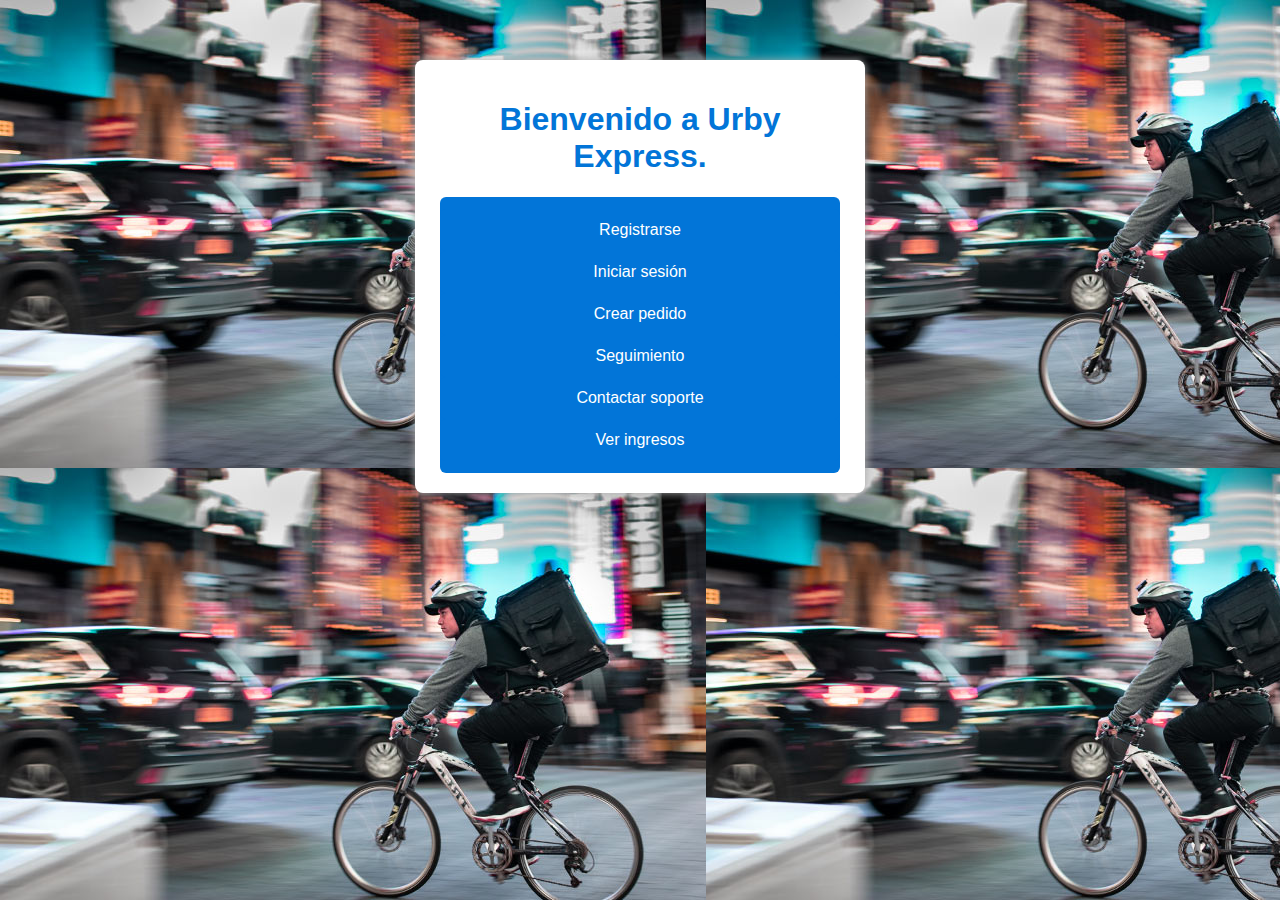
<file: Entornos/index.html>
<!DOCTYPE html>
<html lang="es">
<head>
  <meta charset="UTF-8" />
  <title>Inicio</title>
  <meta name="Alex González">
  <link rel="stylesheet" href="style.css" />
</head>
<body>
  <div class="principal">
    <h1>Bienvenido a Urby Express.</h1>
    <div class="botones">
      <a href="registro.html" class="botones">Registrarse</a>
      <a href="login.html" class="botones">Iniciar sesión</a>
      <a href="crearPedido.html" class="botones">Crear pedido</a>
      <a href="seguimiento.html" class="botones">Seguimiento</a>
      <a href="soporte.html" class="botones">Contactar soporte</a>
      <a href="ingresos.html" class="botones">Ver ingresos</a>
    </div>
  </div>
</body>
</html>
</file>
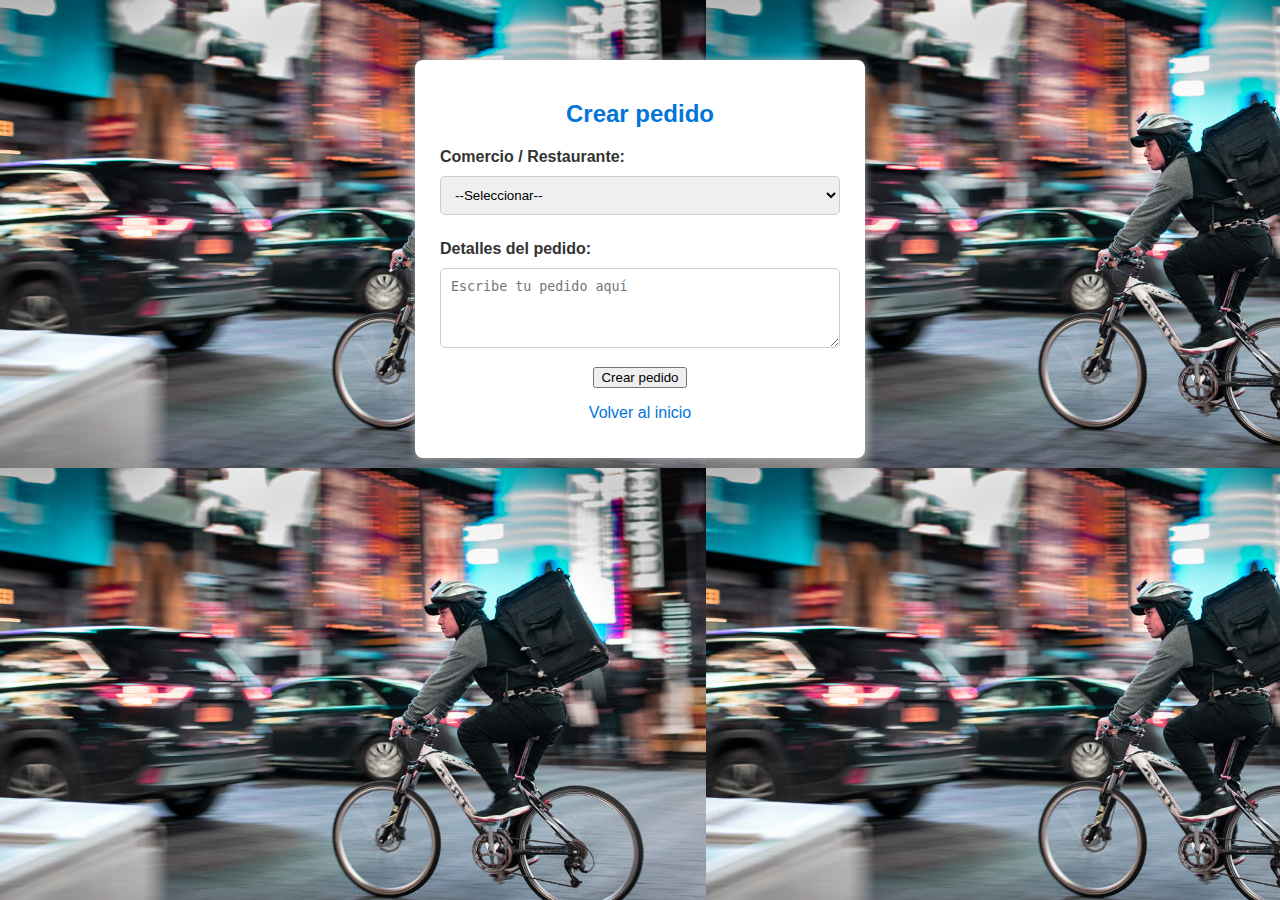
<file: Entornos/crearPedido.html>
<!DOCTYPE html>
<html lang="es">
<head>
  <meta charset="UTF-8" />
  <title>Crear pedido - Urby Express</title>
  <meta name="Alex González">
  <link rel="stylesheet" href="style.css" />
</head>
<body>
  <div class="principal">
    <h2>Crear pedido</h2>
    <form>
      <label>Comercio / Restaurante:</label>
      <select required>
        <option value="">--Seleccionar--</option>
        <option>Burguer King</option>
        <option>Montecarlo</option>
        <option>Pizzeria Guzzi</option>
        <option>Los Moriscos</option>
        <option>La Parra</option>
        <option>El Duende</option>
      </select>
      <label>Detalles del pedido:</label>
      <textarea placeholder="Escribe tu pedido aquí" required></textarea>
      <button type="submit" class="btn">Crear pedido</button>
    </form>
    <p><a href="index.html">Volver al inicio</a></p>
  </div>
</body>
</html>
</file>
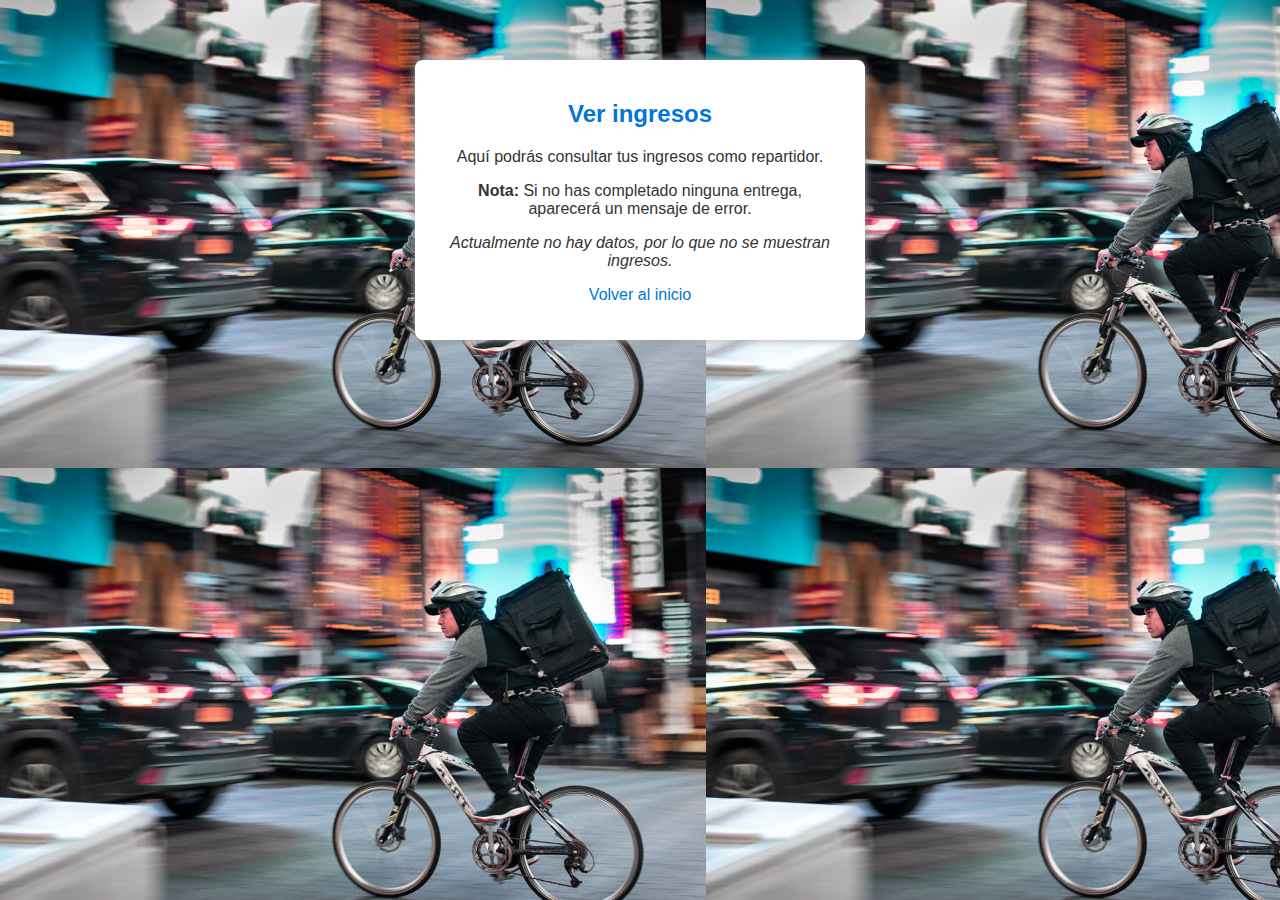
<file: Entornos/ingresos.html>
<!DOCTYPE html>
<html lang="es">
<head>
  <meta charset="UTF-8" />
  <title>Ver ingresos - FoodExpress</title>
  <meta name="Alex González">
  <link rel="stylesheet" href="style.css" />
</head>
<body>
  <div class="principal">
    <h2>Ver ingresos</h2>
    <p>Aquí podrás consultar tus ingresos como repartidor.</p>
    <p><strong>Nota:</strong> Si no has completado ninguna entrega, aparecerá un mensaje de error.</p>
    <p><em>Actualmente no hay datos, por lo que no se muestran ingresos.</em></p>
    <p><a href="index.html">Volver al inicio</a></p>
  </div>
</body>
</html>
</file>
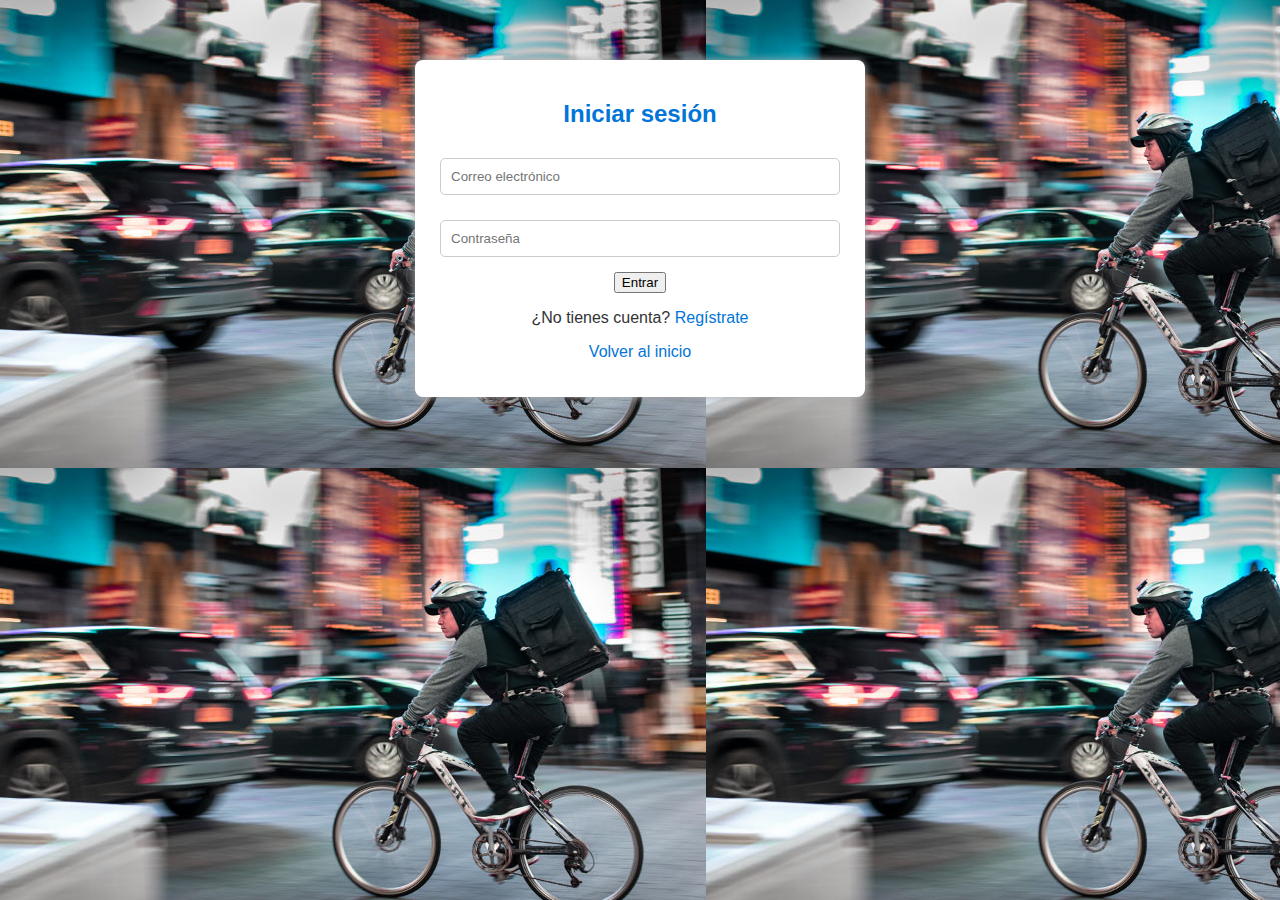
<file: Entornos/login.html>
<!DOCTYPE html>
<html lang="es">
<head>
  <meta charset="UTF-8" />
  <title>Iniciar sesión - Urby Express</title>
  <meta name="Alex González">
  <link rel="stylesheet" href="style.css" />
</head>
<body>
  <div class="principal">
    <h2>Iniciar sesión</h2>
    <form>
      <input type="email" placeholder="Correo electrónico" required />
      <input type="password" placeholder="Contraseña" required />
      <button type="submit" class="btn">Entrar</button>
    </form>
    <p>¿No tienes cuenta? <a href="registro.html">Regístrate</a></p>
    <p><a href="index.html">Volver al inicio</a></p>
  </div>
</body>
</html>
</file>
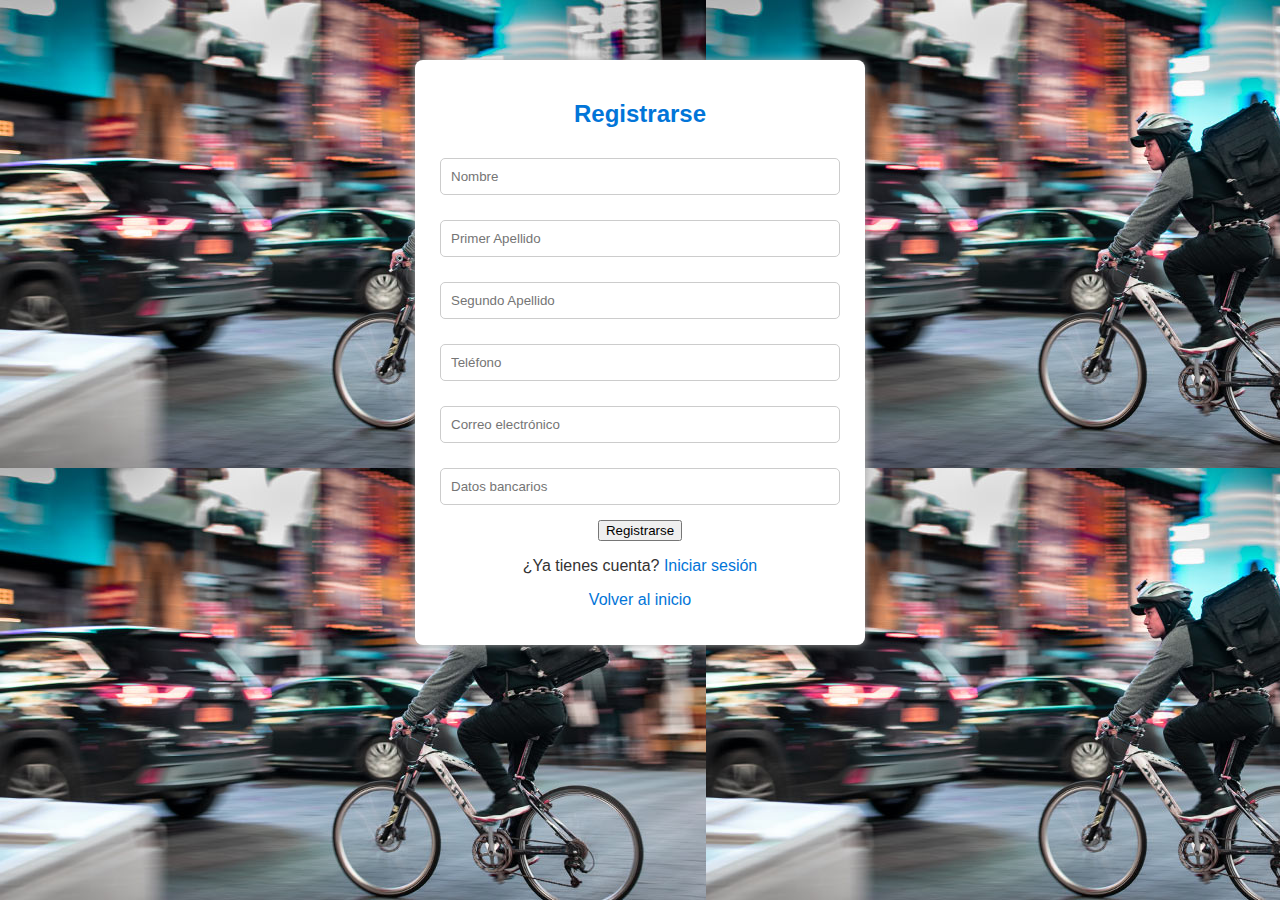
<file: Entornos/registro.html>
<!DOCTYPE html>
<html lang="es">
<head>
  <meta charset="UTF-8" />
  <title>Registro - Urby Express</title>
  <meta name="Alex González">
  <link rel="stylesheet" href="style.css" />
</head>
<body>
  <div class="principal">
    <h2>Registrarse</h2>
    <form>
      <input type="text" placeholder="Nombre" required />
      <input type="text" placeholder="Primer Apellido" required />
      <input type="text" placeholder="Segundo Apellido" required />
      <input type="tel" placeholder="Teléfono" required />
      <input type="email" placeholder="Correo electrónico" required />
      <input type="text" placeholder="Datos bancarios" required />
      <button type="submit" class="btn">Registrarse</button>
    </form>
    <p>¿Ya tienes cuenta? <a href="login.html">Iniciar sesión</a></p>
    <p><a href="index.html">Volver al inicio</a></p>
  </div>
</body>
</html>
</file>
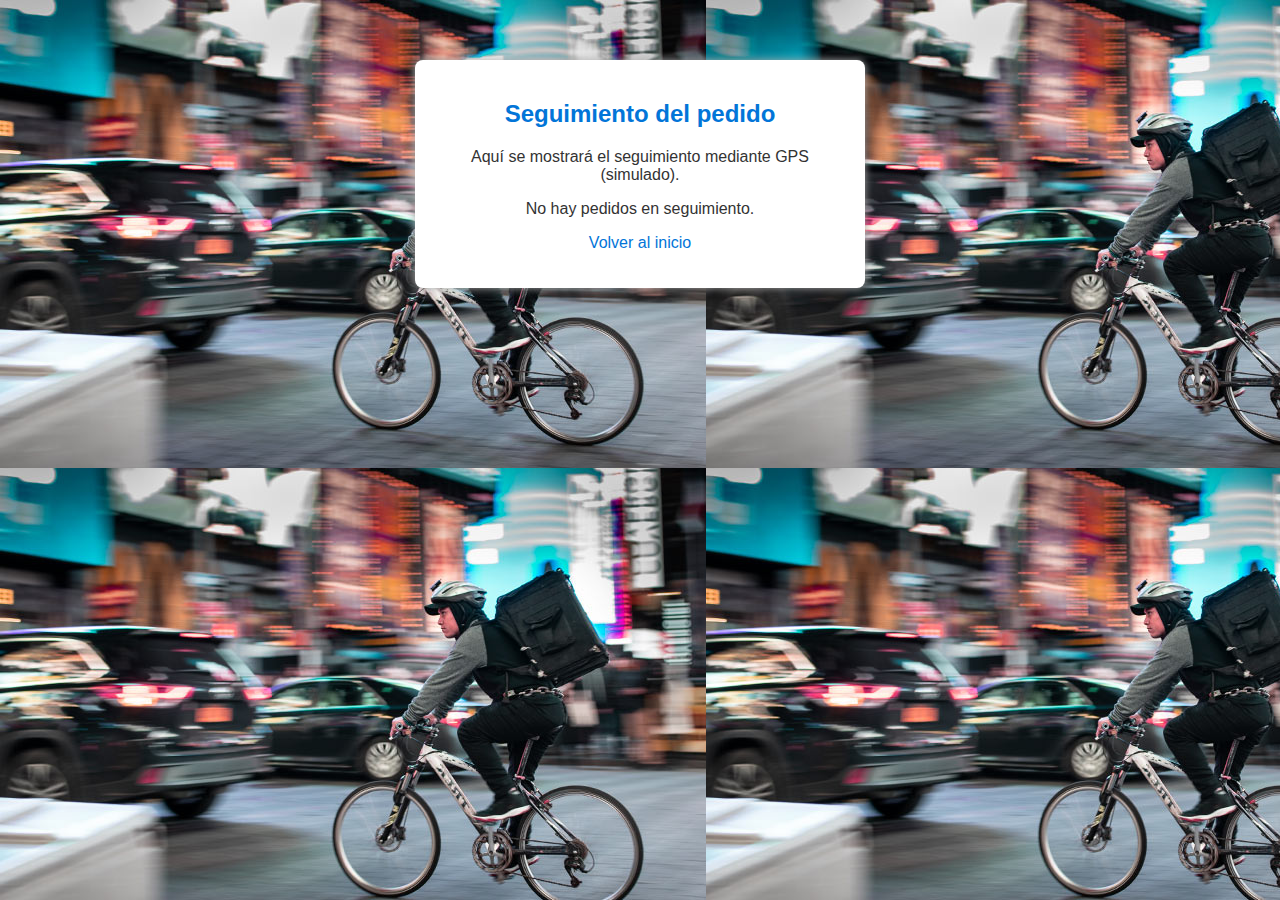
<file: Entornos/seguimiento.html>
<!DOCTYPE html>
<html lang="es">
<head>
  <meta charset="UTF-8" />
  <title>Seguimiento - Urby Express</title>
  <meta name="Alex González">
  <link rel="stylesheet" href="style.css" />
</head>
<body>
  <div class="principal">
    <h2>Seguimiento del pedido</h2>
    <p>Aquí se mostrará el seguimiento mediante GPS (simulado).</p>
    <p>No hay pedidos en seguimiento.</p>
    <p><a href="index.html">Volver al inicio</a></p>
  </div>
</body>
</html>
</file>
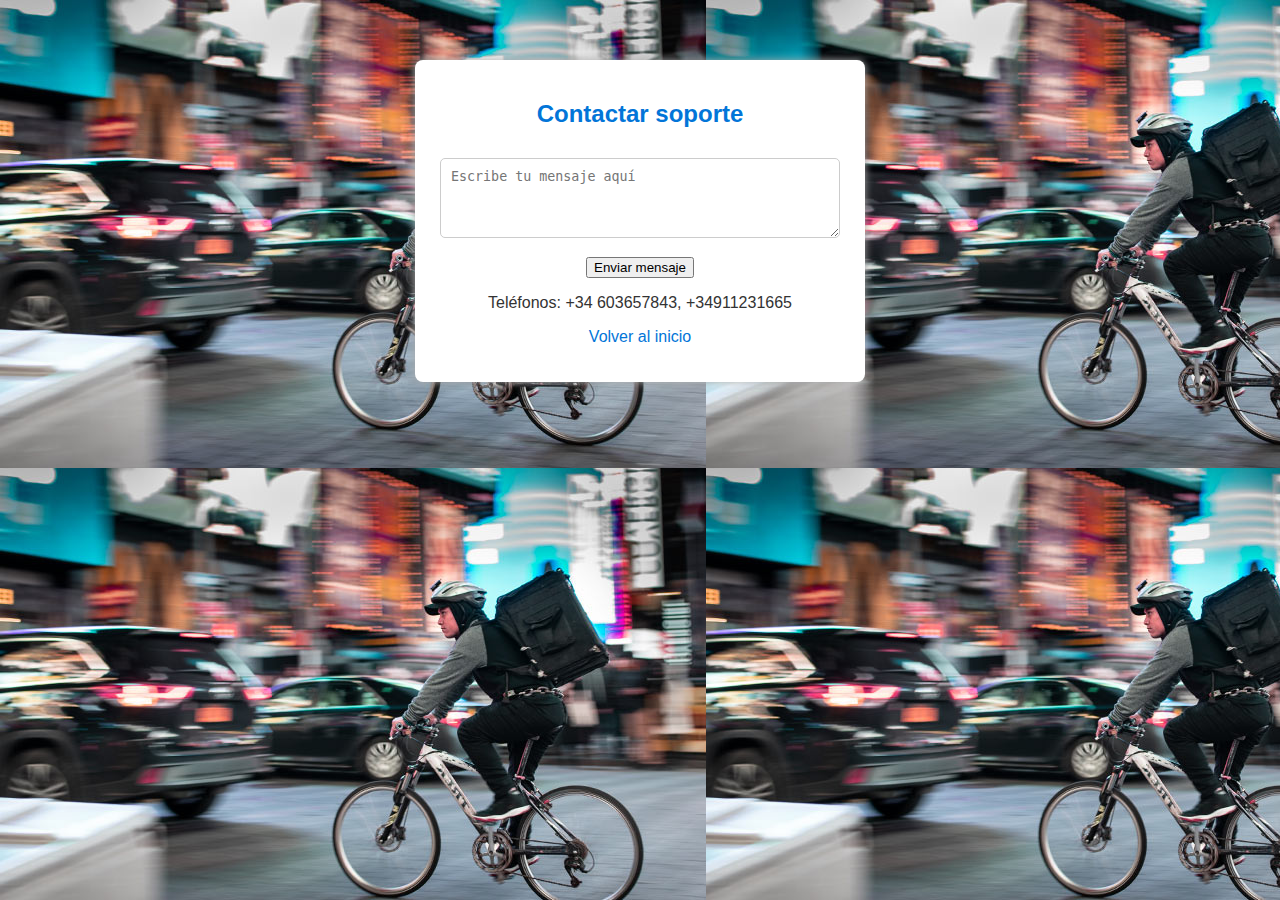
<file: Entornos/soporte.html>
<!DOCTYPE html>
<html lang="es">
<head>
  <meta charset="UTF-8" />
  <title>Soporte - Urby Express</title>
  <meta name="Alex González">
  <link rel="stylesheet" href="style.css" />
</head>
<body>
  <div class="principal">
    <h2>Contactar soporte</h2>
    <form>
      <textarea placeholder="Escribe tu mensaje aquí" required></textarea>
      <button type="submit" class="btn">Enviar mensaje</button>
    </form>
    <p>Teléfonos: +34 603657843, +34911231665</p>
    <p><a href="index.html">Volver al inicio</a></p>
  </div>
</body>
</html>
</file>
<file: Entornos/style.css>
body {
  font-family: Arial, sans-serif;
  margin: 0;
  padding: 20px;
  color: #333;
  background-image: url(imagenes/repartidor.jpg);
}

.principal {
  background: white;
  max-width: 400px;
  margin: 40px auto;
  padding: 20px 25px;
  border-radius: 8px;
  box-shadow: 0 0 8px #aaa;
  text-align: center;
}

h1, h2 {
  color: #0275d8;
}

form input, form select, form textarea {
  width: 100%;
  padding: 10px;
  margin: 10px 0 15px 0;
  border: 1px solid #ccc;
  border-radius: 5px;
  box-sizing: border-box;
}

form textarea {
  height: 80px;
  resize: vertical;
}

.botones {
  background: #0275d8;
  color: white;
  padding: 12px 0;
  border: none;
  border-radius: 6px;
  font-size: 16px;
  cursor: pointer;
  width: 100%;
  text-decoration: none;
  display: inline-block;
}

.botones:hover {
  background: #025aa5;
}

a {
  color: #0275d8;
  text-decoration: none;
}

a:hover {
  text-decoration: underline;
}

label {
  display: block;
  text-align: left;
  font-weight: bold;
  margin-top: 10px;
}
</file>
